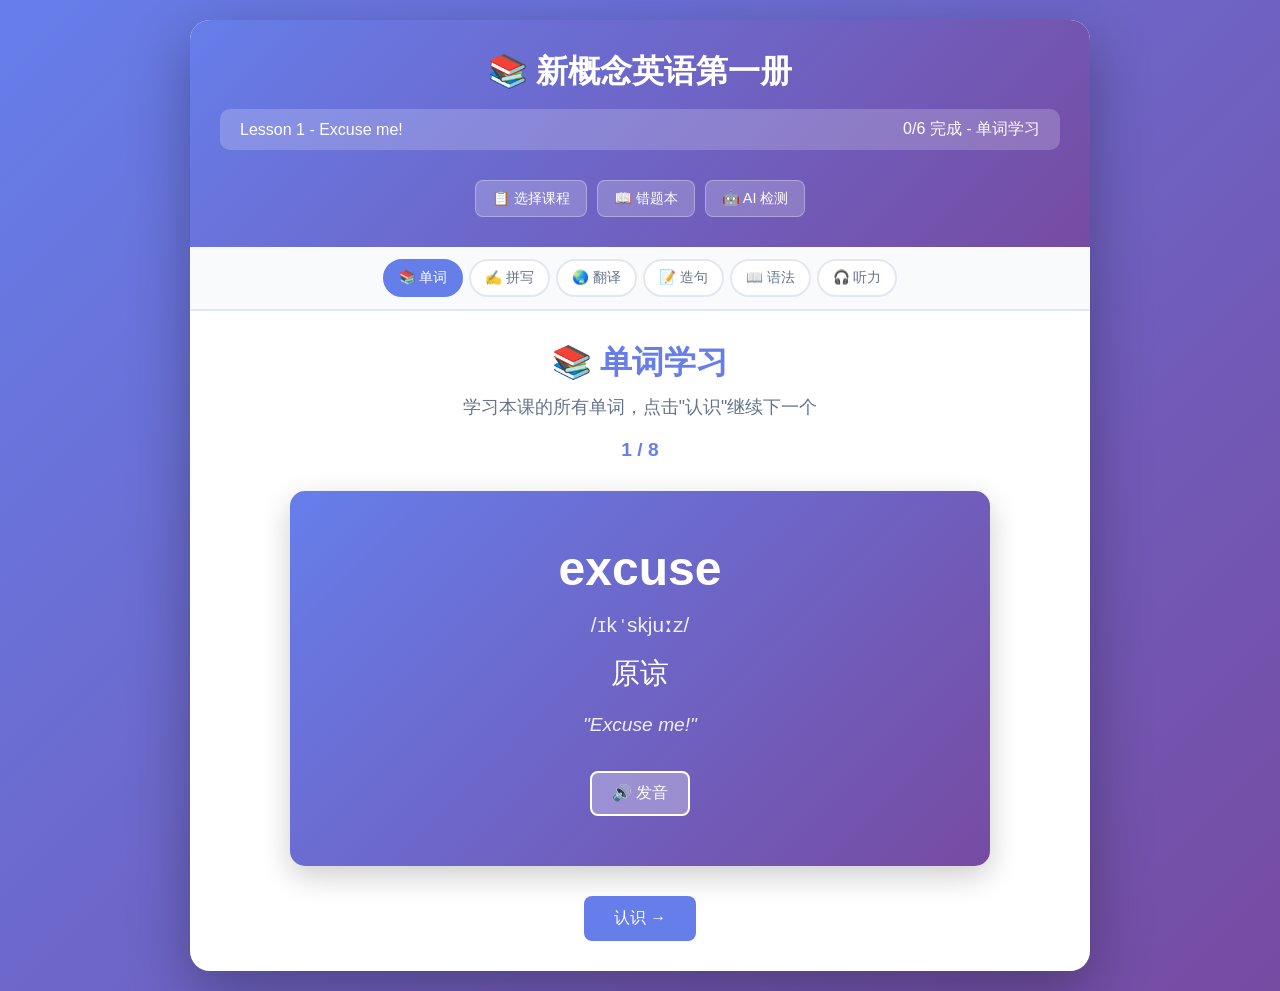
<file: index.html>
<!DOCTYPE html>
<html lang="zh-CN">
<head>
    <meta charset="UTF-8">
    <meta name="viewport" content="width=device-width, initial-scale=1.0">
    <title>新概念英语第一册学习系统</title>
    <link rel="stylesheet" href="styles.css?v=7">
</head>
<body>
    <div class="container">
        <header>
            <h1>📚 新概念英语第一册</h1>
            <div class="lesson-progress">
                <span id="currentLessonDisplay">Lesson 1</span>
                <span id="progressText">0/3 完成</span>
            </div>
            <div style="display:flex; gap:10px; justify-content:center; margin-top:15px;">
                <button class="btn-lesson-select" id="btnLessonSelect">📋 选择课程</button>
                <button class="btn-lesson-select" onclick="showMistakeBook()">📖 错题本</button>
                <button class="btn-lesson-select" onclick="showAISettings()">🤖 AI 检测</button>
            </div>
        </header>

        <div id="stageNav" class="stage-nav">
            <!-- 阶段切换标签 -->
        </div>

        <div id="app">
            <!-- 动态内容 -->
        </div>
    </div>

    <!-- 课程选择弹窗 -->
    <div id="lessonSelectorModal" class="modal" style="display:none;">
        <div class="modal-content">
            <div class="modal-header">
                <h2>📋 选择课程</h2>
                <button class="modal-close" id="btnModalClose">✕</button>
            </div>
            <div class="modal-body" id="lessonList">
                <!-- 动态生成课程列表 -->
            </div>
        </div>
    </div>

    <!-- AI 设置弹窗 -->
    <div id="aiSettingsModal" class="modal" style="display:none;">
        <div class="modal-content" style="max-width:500px;">
            <div class="modal-header">
                <h2>🤖 AI 语法检测设置</h2>
                <button class="modal-close" onclick="closeAISettings()">✕</button>
            </div>
            <div class="modal-body">
                <p style="color:#64748b;margin-bottom:20px;line-height:1.6;">
                    配置 OpenAI 兼容的 API，在造句训练中自动检测语法和通顺度。
                    支持 OpenAI、DeepSeek、通义千问等任意兼容接口。
                </p>
                <div style="margin-bottom:15px;">
                    <label style="display:block;color:#475569;font-weight:500;margin-bottom:5px;">API 地址</label>
                    <input type="url" id="aiBaseUrl" class="spelling-input"
                           placeholder="https://api.openai.com/v1"
                           style="text-align:left;font-size:1em;">
                </div>
                <div style="margin-bottom:15px;">
                    <label style="display:block;color:#475569;font-weight:500;margin-bottom:5px;">API Key</label>
                    <input type="password" id="aiApiKey" class="spelling-input"
                           placeholder="sk-..."
                           style="text-align:left;font-size:1em;">
                </div>
                <div style="margin-bottom:20px;">
                    <label style="display:block;color:#475569;font-weight:500;margin-bottom:5px;">模型名称</label>
                    <input type="text" id="aiModel" class="spelling-input"
                           placeholder="gpt-4o-mini"
                           style="text-align:left;font-size:1em;">
                </div>
                <div style="display:flex;gap:10px;justify-content:flex-end;">
                    <button class="btn-secondary" onclick="closeAISettings()">取消</button>
                    <button class="btn-primary" onclick="saveAISettings()">保存</button>
                </div>
            </div>
        </div>
    </div>

    <script src="lessons.js?v=7"></script>
    <script src="review.js?v=7"></script>
    <script src="app.js?v=7"></script>
    <script>
        // 检查是否需要复习或测试
        document.addEventListener('DOMContentLoaded', () => {
            setTimeout(() => {
                const currentLessonNum = userProgress.currentLesson + 1;

                // 每10课进行综合测试
                if (currentLessonNum % 10 === 0 && !userProgress.lessons[userProgress.currentLesson].vocabulary) {
                    loadStage('milestone-test');
                }
                // 检查是否有需要复习的内容
                else if (hasReviewItems() && !userProgress.lessons[userProgress.currentLesson].vocabulary) {
                    showReviewPrompt();
                }
            }, 100);
        });
    </script>
</body>
</html>
</file>
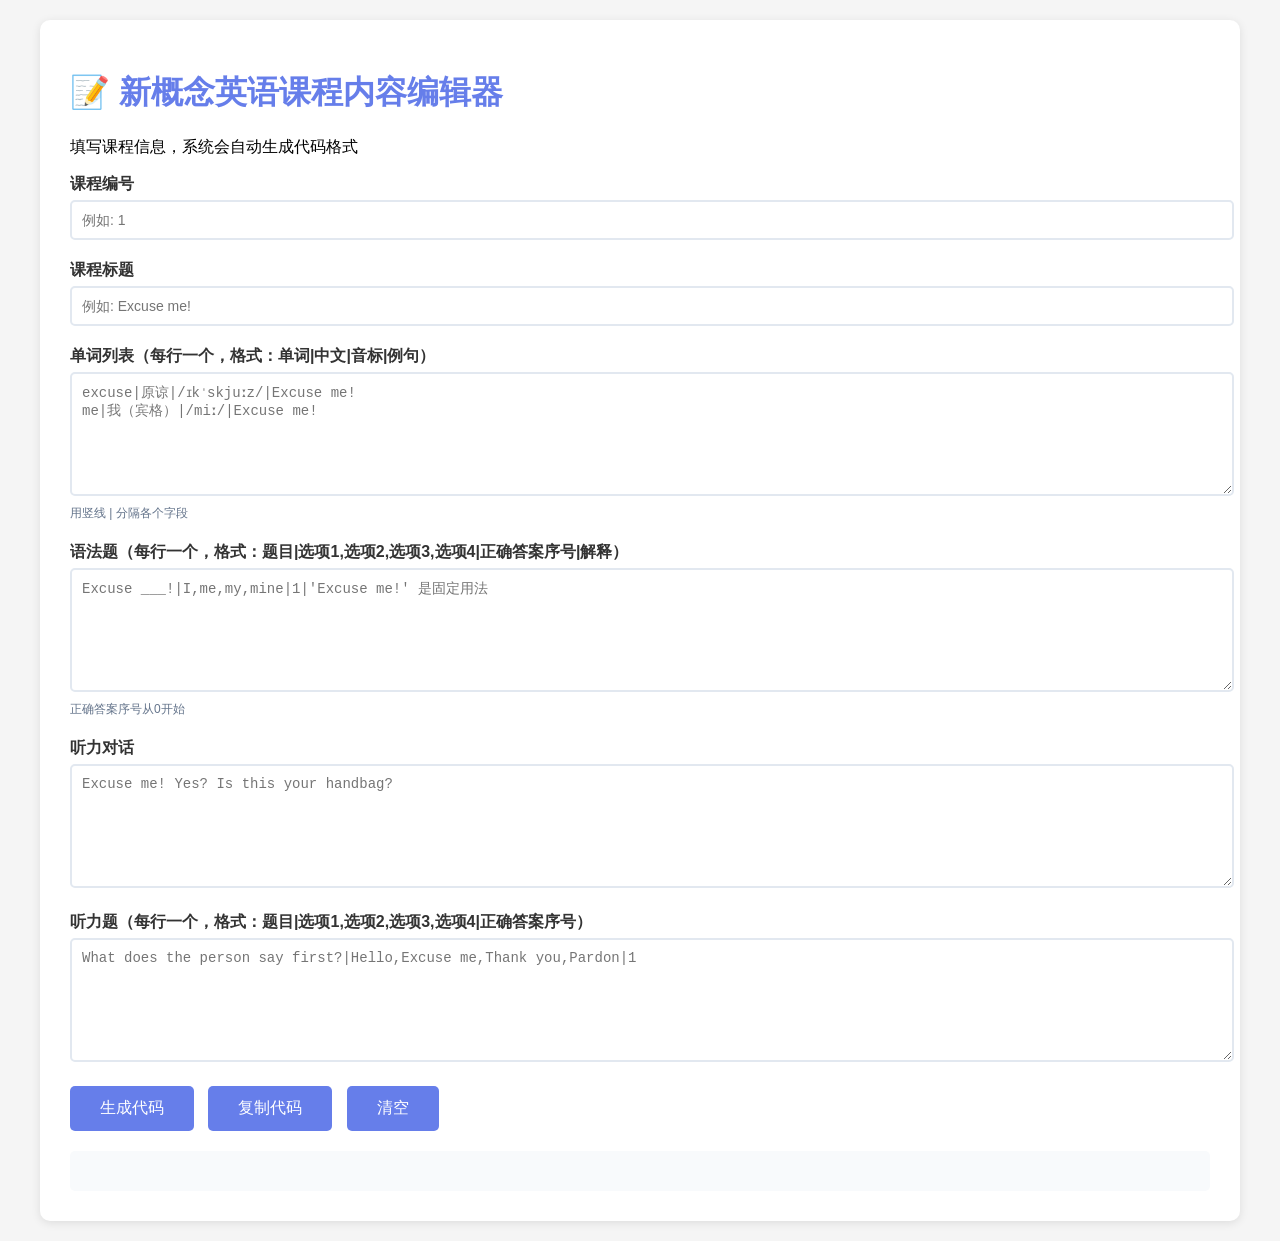
<file: editor.html>
<!DOCTYPE html>
<html lang="zh-CN">
<head>
    <meta charset="UTF-8">
    <meta name="viewport" content="width=device-width, initial-scale=1.0">
    <title>课程内容编辑器</title>
    <style>
        body {
            font-family: -apple-system, BlinkMacSystemFont, 'Segoe UI', 'PingFang SC', sans-serif;
            max-width: 1200px;
            margin: 0 auto;
            padding: 20px;
            background: #f5f5f5;
        }
        .editor-container {
            background: white;
            padding: 30px;
            border-radius: 10px;
            box-shadow: 0 2px 10px rgba(0,0,0,0.1);
        }
        h1 { color: #667eea; }
        .form-group {
            margin-bottom: 20px;
        }
        label {
            display: block;
            font-weight: bold;
            margin-bottom: 5px;
            color: #333;
        }
        input, textarea {
            width: 100%;
            padding: 10px;
            border: 2px solid #e2e8f0;
            border-radius: 5px;
            font-size: 14px;
        }
        textarea {
            min-height: 100px;
            font-family: monospace;
        }
        button {
            background: #667eea;
            color: white;
            padding: 12px 30px;
            border: none;
            border-radius: 5px;
            cursor: pointer;
            font-size: 16px;
            margin-right: 10px;
        }
        button:hover {
            background: #5568d3;
        }
        .preview {
            background: #f8fafc;
            padding: 20px;
            border-radius: 5px;
            margin-top: 20px;
            white-space: pre-wrap;
            font-family: monospace;
            font-size: 12px;
        }
        .hint {
            color: #64748b;
            font-size: 12px;
            margin-top: 5px;
        }
    </style>
</head>
<body>
    <div class="editor-container">
        <h1>📝 新概念英语课程内容编辑器</h1>
        <p>填写课程信息，系统会自动生成代码格式</p>

        <div class="form-group">
            <label>课程编号</label>
            <input type="number" id="lessonId" placeholder="例如: 1">
        </div>

        <div class="form-group">
            <label>课程标题</label>
            <input type="text" id="lessonTitle" placeholder="例如: Excuse me!">
        </div>

        <div class="form-group">
            <label>单词列表（每行一个，格式：单词|中文|音标|例句）</label>
            <textarea id="vocabulary" placeholder="excuse|原谅|/ɪkˈskjuːz/|Excuse me!
me|我（宾格）|/miː/|Excuse me!"></textarea>
            <div class="hint">用竖线 | 分隔各个字段</div>
        </div>

        <div class="form-group">
            <label>语法题（每行一个，格式：题目|选项1,选项2,选项3,选项4|正确答案序号|解释）</label>
            <textarea id="grammar" placeholder="Excuse ___!|I,me,my,mine|1|'Excuse me!' 是固定用法"></textarea>
            <div class="hint">正确答案序号从0开始</div>
        </div>

        <div class="form-group">
            <label>听力对话</label>
            <textarea id="dialogue" placeholder="Excuse me! Yes? Is this your handbag?"></textarea>
        </div>

        <div class="form-group">
            <label>听力题（每行一个，格式：题目|选项1,选项2,选项3,选项4|正确答案序号）</label>
            <textarea id="listening" placeholder="What does the person say first?|Hello,Excuse me,Thank you,Pardon|1"></textarea>
        </div>

        <button onclick="generateCode()">生成代码</button>
        <button onclick="copyCode()">复制代码</button>
        <button onclick="clearForm()">清空</button>

        <div class="preview" id="preview"></div>
    </div>

    <script>
        function generateCode() {
            const lessonId = document.getElementById('lessonId').value;
            const lessonTitle = document.getElementById('lessonTitle').value;
            const vocabText = document.getElementById('vocabulary').value;
            const grammarText = document.getElementById('grammar').value;
            const dialogue = document.getElementById('dialogue').value;
            const listeningText = document.getElementById('listening').value;

            // 解析单词
            const vocabulary = vocabText.split('\n').filter(line => line.trim()).map(line => {
                const [word, translation, phonetic, example] = line.split('|').map(s => s.trim());
                return `            { word: "${word}", translation: "${translation}", phonetic: "${phonetic}", example: "${example}" }`;
            });

            // 解析语法题
            const grammar = grammarText.split('\n').filter(line => line.trim()).map(line => {
                const [question, options, correct, explanation] = line.split('|').map(s => s.trim());
                const optionsArray = options.split(',').map(o => `"${o.trim()}"`).join(', ');
                return `            { question: "${question}", options: [${optionsArray}], correct: ${correct}, explanation: "${explanation}" }`;
            });

            // 解析听力题
            const listening = listeningText.split('\n').filter(line => line.trim()).map(line => {
                const [question, options, correct] = line.split('|').map(s => s.trim());
                const optionsArray = options.split(',').map(o => `"${o.trim()}"`).join(', ');
                return `                { question: "${question}", options: [${optionsArray}], correct: ${correct} }`;
            });

            const code = `    {
        id: ${lessonId},
        title: "Lesson ${lessonId} - ${lessonTitle}",
        vocabulary: [
${vocabulary.join(',\n')}
        ],
        grammar: [
${grammar.join(',\n')}
        ],
        listening: {
            dialogue: "${dialogue}",
            questions: [
${listening.join(',\n')}
            ]
        }
    }`;

            document.getElementById('preview').textContent = code;
        }

        function copyCode() {
            const code = document.getElementById('preview').textContent;
            navigator.clipboard.writeText(code).then(() => {
                alert('代码已复制到剪贴板！');
            });
        }

        function clearForm() {
            document.getElementById('lessonId').value = '';
            document.getElementById('lessonTitle').value = '';
            document.getElementById('vocabulary').value = '';
            document.getElementById('grammar').value = '';
            document.getElementById('dialogue').value = '';
            document.getElementById('listening').value = '';
            document.getElementById('preview').textContent = '';
        }
    </script>
</body>
</html>
</file>
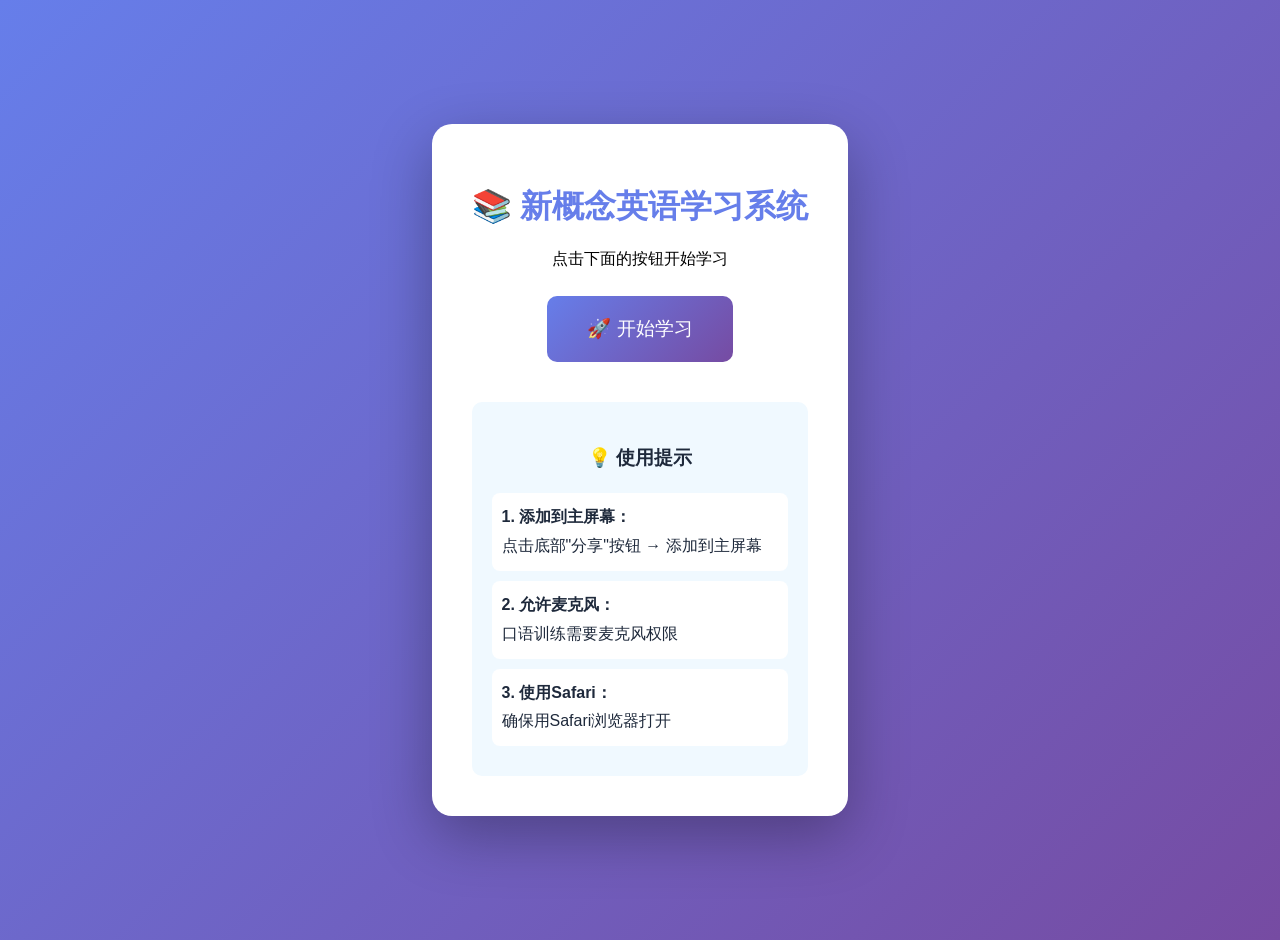
<file: start.html>
<!DOCTYPE html>
<html lang="zh-CN">
<head>
    <meta charset="UTF-8">
    <meta name="viewport" content="width=device-width, initial-scale=1.0">
    <title>新概念英语 - 启动</title>
    <style>
        body {
            font-family: -apple-system, BlinkMacSystemFont, 'Segoe UI', 'PingFang SC', sans-serif;
            background: linear-gradient(135deg, #667eea 0%, #764ba2 100%);
            min-height: 100vh;
            display: flex;
            align-items: center;
            justify-content: center;
            margin: 0;
            padding: 20px;
        }
        .container {
            background: white;
            border-radius: 20px;
            padding: 40px;
            text-align: center;
            box-shadow: 0 20px 60px rgba(0,0,0,0.3);
            max-width: 500px;
        }
        h1 {
            color: #667eea;
            margin-bottom: 20px;
        }
        .btn {
            display: inline-block;
            background: linear-gradient(135deg, #667eea 0%, #764ba2 100%);
            color: white;
            padding: 20px 40px;
            border-radius: 10px;
            text-decoration: none;
            font-size: 1.2em;
            margin: 10px;
            transition: transform 0.3s;
        }
        .btn:hover {
            transform: translateY(-2px);
        }
        .info {
            margin-top: 30px;
            padding: 20px;
            background: #f0f9ff;
            border-radius: 10px;
            color: #1e293b;
            line-height: 1.8;
        }
        .step {
            text-align: left;
            margin: 10px 0;
            padding: 10px;
            background: white;
            border-radius: 8px;
        }
    </style>
</head>
<body>
    <div class="container">
        <h1>📚 新概念英语学习系统</h1>
        <p>点击下面的按钮开始学习</p>

        <a href="index.html" class="btn">🚀 开始学习</a>

        <div class="info">
            <h3>💡 使用提示</h3>
            <div class="step">
                <strong>1. 添加到主屏幕：</strong><br>
                点击底部"分享"按钮 → 添加到主屏幕
            </div>
            <div class="step">
                <strong>2. 允许麦克风：</strong><br>
                口语训练需要麦克风权限
            </div>
            <div class="step">
                <strong>3. 使用Safari：</strong><br>
                确保用Safari浏览器打开
            </div>
        </div>
    </div>
</body>
</html>
</file>
<file: styles.css>
* {
    margin: 0;
    padding: 0;
    box-sizing: border-box;
}

body {
    font-family: -apple-system, BlinkMacSystemFont, 'Segoe UI', 'PingFang SC', 'Hiragino Sans GB', 'Microsoft YaHei', sans-serif;
    background: linear-gradient(135deg, #667eea 0%, #764ba2 100%);
    min-height: 100vh;
    padding: 20px;
}

.container {
    max-width: 900px;
    margin: 0 auto;
    background: white;
    border-radius: 20px;
    box-shadow: 0 20px 60px rgba(0,0,0,0.3);
    overflow: hidden;
}

header {
    background: linear-gradient(135deg, #667eea 0%, #764ba2 100%);
    color: white;
    padding: 30px;
    text-align: center;
}

.browser-warning {
    background: #fef3c7;
    border-left: 4px solid #f59e0b;
    padding: 15px 20px;
    margin: 0;
    text-align: center;
}

.browser-warning p {
    margin: 5px 0;
    color: #78350f;
}

.browser-warning strong {
    color: #f59e0b;
    font-weight: bold;
}

header {
    background: linear-gradient(135deg, #667eea 0%, #764ba2 100%);
    color: white;
    padding: 30px;
    text-align: center;
}

header h1 {
    font-size: 2em;
    margin-bottom: 15px;
}

.lesson-progress {
    display: flex;
    justify-content: space-between;
    align-items: center;
    background: rgba(255,255,255,0.2);
    padding: 10px 20px;
    border-radius: 10px;
    margin-top: 15px;
}

.btn-lesson-select {
    background: rgba(255,255,255,0.2);
    color: white;
    border: 1px solid rgba(255,255,255,0.3);
    padding: 8px 16px;
    border-radius: 8px;
    font-size: 0.9em;
    cursor: pointer;
    transition: all 0.3s;
    margin-top: 15px;
}

.btn-lesson-select:hover {
    background: rgba(255,255,255,0.3);
    border-color: rgba(255,255,255,0.5);
}

#app {
    padding: 30px;
    min-height: 500px;
}

.stage-container {
    max-width: 700px;
    margin: 0 auto;
}

.stage-container h2 {
    color: #667eea;
    font-size: 2em;
    margin-bottom: 10px;
    text-align: center;
}

.stage-desc {
    text-align: center;
    color: #64748b;
    margin-bottom: 20px;
    font-size: 1.1em;
}

.progress-info {
    text-align: center;
    font-size: 1.2em;
    color: #667eea;
    font-weight: bold;
    margin-bottom: 30px;
}

.flashcard {
    background: linear-gradient(135deg, #667eea 0%, #764ba2 100%);
    color: white;
    padding: 50px 30px;
    border-radius: 15px;
    text-align: center;
    margin-bottom: 30px;
    box-shadow: 0 10px 30px rgba(0,0,0,0.2);
}

.word-display {
    font-size: 3em;
    margin-bottom: 15px;
}

.phonetic {
    font-size: 1.3em;
    opacity: 0.9;
    margin-bottom: 15px;
}

.translation {
    font-size: 1.8em;
    margin: 15px 0;
}

.example {
    font-size: 1.2em;
    font-style: italic;
    opacity: 0.9;
    margin: 20px 0;
}

.btn-speak {
    background: rgba(255,255,255,0.3);
    color: white;
    border: 2px solid white;
    padding: 10px 20px;
    border-radius: 8px;
    cursor: pointer;
    font-size: 1em;
    margin-top: 15px;
    transition: all 0.3s;
}

.btn-speak:hover {
    background: white;
    color: #667eea;
}

.action-buttons {
    display: flex;
    gap: 15px;
    justify-content: center;
}

button {
    padding: 12px 30px;
    border: none;
    border-radius: 8px;
    font-size: 1em;
    cursor: pointer;
    transition: all 0.3s;
    font-weight: 500;
}

.btn-primary {
    background: #667eea;
    color: white;
}

.btn-primary:hover:not(:disabled) {
    background: #5568d3;
    transform: translateY(-2px);
}

.btn-secondary {
    background: #e2e8f0;
    color: #475569;
}

.btn-secondary:hover:not(:disabled) {
    background: #cbd5e1;
}

.btn-skip {
    background: transparent;
    color: #94a3b8;
    border: 1px dashed #cbd5e1;
    padding: 10px 20px;
    border-radius: 8px;
    font-size: 0.9em;
    cursor: pointer;
    transition: all 0.3s;
}

.btn-skip:hover {
    background: #f1f5f9;
    color: #64748b;
    border-color: #94a3b8;
}

button:disabled {
    opacity: 0.5;
    cursor: not-allowed;
}

.test-card {
    background: #f8fafc;
    padding: 30px;
    border-radius: 15px;
    margin-bottom: 20px;
    border: 2px solid #e2e8f0;
}

.btn-speak-large {
    background: #667eea;
    color: white;
    padding: 20px 40px;
    font-size: 1.3em;
    border-radius: 12px;
    display: block;
    width: 100%;
    margin-bottom: 20px;
}

.btn-speak-large:hover {
    background: #5568d3;
}

.hint {
    text-align: center;
    color: #64748b;
    font-size: 1.1em;
    margin: 15px 0;
}

.spelling-input {
    width: 100%;
    padding: 15px;
    font-size: 1.2em;
    border: 2px solid #e2e8f0;
    border-radius: 8px;
    margin-bottom: 15px;
    text-align: center;
}

.spelling-input:focus {
    outline: none;
    border-color: #667eea;
}

.result-card {
    padding: 30px;
    border-radius: 15px;
    text-align: center;
}

.result-card.error {
    background: #fee2e2;
    color: #991b1b;
}

.result-card.success {
    background: #d1fae5;
    color: #065f46;
}

.word-to-speak {
    text-align: center;
    margin-bottom: 20px;
}

.word-to-speak h3 {
    font-size: 2.5em;
    color: #667eea;
    margin-bottom: 10px;
}

.speaking-type {
    text-align: center;
    margin-bottom: 20px;
}

.badge {
    display: inline-block;
    background: #667eea;
    color: white;
    padding: 8px 20px;
    border-radius: 20px;
    font-size: 0.9em;
    font-weight: bold;
}

.badge-sentence {
    background: #f59e0b;
}

.example-large {
    font-size: 1.5em;
    color: #1e293b;
    font-style: italic;
    margin: 15px 0;
    line-height: 1.6;
}

.word-to-speak h3 {
    font-size: 2.5em;
    color: #667eea;
    margin-bottom: 10px;
}

.btn-record {
    background: #ef4444;
    color: white;
    padding: 20px 40px;
    font-size: 1.3em;
    border-radius: 12px;
    display: block;
    width: 100%;
}

.btn-record:hover:not(:disabled) {
    background: #dc2626;
}

.btn-stop {
    background: #f59e0b;
    color: white;
    padding: 20px 40px;
    font-size: 1.3em;
    border-radius: 12px;
    display: block;
    width: 100%;
    animation: pulse-orange 1.5s infinite;
}

.btn-stop:hover:not(:disabled) {
    background: #d97706;
}

@keyframes pulse-orange {
    0%, 100% { opacity: 1; }
    50% { opacity: 0.7; }
}

.recording-controls {
    margin: 20px 0;
}

.info {
    color: #3b82f6;
    font-size: 1.1em;
    text-align: center;
    margin-top: 15px;
}

.btn-record {
    background: #ef4444;
    color: white;
    padding: 20px 40px;
    font-size: 1.3em;
    border-radius: 12px;
    display: block;
    width: 100%;
}

.btn-record:hover:not(:disabled) {
    background: #dc2626;
}

.recording {
    color: #ef4444;
    font-size: 1.2em;
    text-align: center;
    margin-top: 15px;
    animation: pulse 1s infinite;
}

@keyframes pulse {
    0%, 100% { opacity: 1; }
    50% { opacity: 0.5; }
}

.result {
    margin-top: 20px;
    padding: 20px;
    border-radius: 10px;
    text-align: center;
}

.result.success {
    background: #d1fae5;
    color: #065f46;
}

.result.error {
    background: #fee2e2;
    color: #991b1b;
}

.word-info {
    background: white;
    padding: 20px;
    border-radius: 10px;
    margin-bottom: 25px;
    text-align: center;
}

.word-info h3 {
    font-size: 2em;
    color: #667eea;
    margin-bottom: 10px;
}

.sentence-inputs {
    margin: 20px 0;
}

.sentence-item {
    margin-bottom: 20px;
}

.sentence-item label {
    display: block;
    color: #475569;
    font-weight: 500;
    margin-bottom: 8px;
}

.sentence-input {
    width: 100%;
    padding: 12px;
    font-size: 1em;
    border: 2px solid #e2e8f0;
    border-radius: 8px;
}

.sentence-input:focus {
    outline: none;
    border-color: #667eea;
}

.chinese-sentence {
    background: linear-gradient(135deg, #667eea 0%, #764ba2 100%);
    color: white;
    padding: 30px;
    border-radius: 12px;
    margin-bottom: 25px;
    text-align: center;
}

.chinese-text {
    font-size: 1.6em;
    line-height: 1.6;
    margin: 0;
}

.translation-input {
    width: 100%;
    padding: 15px;
    font-size: 1.1em;
    border: 2px solid #e2e8f0;
    border-radius: 8px;
    margin-bottom: 15px;
}

.translation-input:focus {
    outline: none;
    border-color: #667eea;
}

.question-card {
    background: white;
    padding: 25px;
    border-radius: 12px;
    margin-bottom: 20px;
    border: 2px solid #e2e8f0;
}

.question-text {
    font-size: 1.2em;
    color: #1e293b;
    margin-bottom: 15px;
    font-weight: 500;
}

.options {
    display: grid;
    grid-template-columns: repeat(2, 1fr);
    gap: 10px;
    margin-bottom: 15px;
}

.option-btn {
    background: #f8fafc;
    border: 2px solid #e2e8f0;
    padding: 15px;
    text-align: center;
    transition: all 0.3s;
}

.option-btn:hover:not(:disabled) {
    border-color: #667eea;
    background: #f1f5f9;
}

.option-btn.selected {
    border-color: #667eea;
    background: #e0e7ff;
    color: #667eea;
    font-weight: bold;
}

.grammar-analysis {
    border-radius: 10px;
    padding: 0;
    overflow: hidden;
    margin-top: 12px;
}

.grammar-analysis.correct {
    background: #f0fdf4;
    border: 1px solid #bbf7d0;
}

.grammar-analysis.incorrect {
    background: #fef2f2;
    border: 1px solid #fecaca;
}

.analysis-header {
    padding: 8px 14px;
}

.analysis-badge {
    display: inline-block;
    padding: 3px 12px;
    border-radius: 10px;
    font-size: 0.85em;
    font-weight: 600;
}

.correct-badge {
    background: #dcfce7;
    color: #166534;
}

.incorrect-badge {
    background: #fee2e2;
    color: #991b1b;
}

.analysis-detail {
    padding: 0 14px 12px 14px;
    font-size: 0.95em;
    line-height: 1.7;
}

.analysis-detail p {
    margin: 4px 0;
    color: #334155;
}

.wrong-answer {
    color: #dc2626;
    font-weight: 600;
    text-decoration: line-through;
}

.right-answer {
    color: #16a34a;
    font-weight: 600;
}

.analysis-divider {
    height: 1px;
    background: #e2e8f0;
    margin: 8px 0;
}

.analysis-explanation {
    color: #475569;
    line-height: 1.6;
}

.feedback {
    margin-top: 15px;
}

.correct {
    background: #d1fae5;
    color: #065f46;
    padding: 15px;
    border-radius: 8px;
}

.incorrect {
    background: #fee2e2;
    color: #991b1b;
    padding: 15px;
    border-radius: 8px;
}

.btn-submit {
    display: block;
    width: 100%;
    max-width: 300px;
    margin: 30px auto 0;
    padding: 15px;
    font-size: 1.2em;
}

.listening-controls {
    display: flex;
    gap: 15px;
    margin-bottom: 25px;
    flex-wrap: wrap;
}

.listening-controls button {
    flex: 1;
    min-width: 200px;
}

.transcript {
    background: #fef3c7;
    padding: 20px;
    border-radius: 10px;
    margin-bottom: 25px;
    border-left: 4px solid #f59e0b;
}

.transcript p {
    line-height: 1.8;
    color: #78350f;
    font-size: 1.1em;
}

.floating-feedback {
    position: fixed;
    top: 50%;
    left: 50%;
    transform: translate(-50%, -50%);
    padding: 20px 40px;
    border-radius: 10px;
    font-size: 1.3em;
    font-weight: bold;
    z-index: 1000;
    animation: fadeInOut 2s;
}

.floating-feedback.success {
    background: #4ade80;
    color: white;
}

.floating-feedback.error {
    background: #ef4444;
    color: white;
}

@keyframes fadeInOut {
    0% { opacity: 0; transform: translate(-50%, -50%) scale(0.8); }
    20% { opacity: 1; transform: translate(-50%, -50%) scale(1); }
    80% { opacity: 1; transform: translate(-50%, -50%) scale(1); }
    100% { opacity: 0; transform: translate(-50%, -50%) scale(0.8); }
}

.review-prompt {
    background: #f0f9ff;
    border: 2px solid #3b82f6;
    border-radius: 15px;
    padding: 30px;
    text-align: center;
}

.review-prompt p {
    font-size: 1.2em;
    color: #1e293b;
    margin: 15px 0;
}

.review-prompt strong {
    color: #3b82f6;
    font-size: 1.5em;
}

.review-prompt ul {
    list-style: none;
    padding: 20px 0;
    text-align: left;
    max-width: 400px;
    margin: 0 auto;
}

.review-prompt li {
    padding: 10px;
    margin: 5px 0;
    background: white;
    border-radius: 8px;
    border-left: 4px solid #3b82f6;
}

.milestone-intro {
    background: linear-gradient(135deg, #fbbf24 0%, #f59e0b 100%);
    color: white;
    padding: 40px;
    border-radius: 15px;
    text-align: center;
}

.milestone-intro h3 {
    margin: 20px 0 10px;
    font-size: 1.5em;
}

.test-info {
    background: rgba(255,255,255,0.2);
    padding: 20px;
    border-radius: 10px;
    margin: 20px 0;
}

.test-info ul {
    list-style: none;
    padding: 15px 0;
    text-align: left;
    max-width: 400px;
    margin: 0 auto;
}

.test-info li {
    padding: 10px;
    margin: 5px 0;
    font-size: 1.1em;
}

@keyframes fadeInOut {
    0% { opacity: 0; transform: translate(-50%, -50%) scale(0.8); }
    20% { opacity: 1; transform: translate(-50%, -50%) scale(1); }
    80% { opacity: 1; transform: translate(-50%, -50%) scale(1); }
    100% { opacity: 0; transform: translate(-50%, -50%) scale(0.8); }
}

/* 模态框样式 */
.modal {
    display: none;
    position: fixed;
    top: 0;
    left: 0;
    width: 100%;
    height: 100%;
    background: rgba(0, 0, 0, 0.5);
    z-index: 1000;
    align-items: center;
    justify-content: center;
    padding: 20px;
}

.modal-content {
    background: white;
    border-radius: 20px;
    max-width: 600px;
    width: 100%;
    max-height: 80vh;
    overflow: hidden;
    display: flex;
    flex-direction: column;
    box-shadow: 0 20px 60px rgba(0,0,0,0.3);
}

.modal-header {
    background: linear-gradient(135deg, #667eea 0%, #764ba2 100%);
    color: white;
    padding: 20px 30px;
    display: flex;
    justify-content: space-between;
    align-items: center;
}

.modal-header h2 {
    margin: 0;
    font-size: 1.5em;
}

.modal-close {
    background: rgba(255,255,255,0.2);
    border: none;
    color: white;
    font-size: 1.5em;
    width: 36px;
    height: 36px;
    border-radius: 50%;
    cursor: pointer;
    transition: all 0.3s;
    display: flex;
    align-items: center;
    justify-content: center;
}

.modal-close:hover {
    background: rgba(255,255,255,0.3);
}

.modal-body {
    padding: 20px;
    overflow-y: auto;
}

.lesson-item {
    display: flex;
    justify-content: space-between;
    align-items: center;
    padding: 15px 20px;
    margin-bottom: 10px;
    background: #f8fafc;
    border-radius: 12px;
    cursor: pointer;
    transition: all 0.3s;
    border: 2px solid transparent;
}

.lesson-item:hover {
    background: #e0e7ff;
    border-color: #667eea;
    transform: translateX(5px);
}

.lesson-item.current {
    background: #dbeafe;
    border-color: #3b82f6;
}

.lesson-item.completed {
    background: #d1fae5;
}

.lesson-info h3 {
    margin: 0 0 5px 0;
    color: #1e293b;
    font-size: 1.1em;
}

.lesson-desc {
    margin: 0;
    color: #64748b;
    font-size: 0.9em;
}

.lesson-status {
    flex-shrink: 0;
}

.badge-success {
    background: #10b981;
    color: white;
    padding: 5px 12px;
    border-radius: 20px;
    font-size: 0.85em;
    font-weight: 500;
}

.badge-current {
    background: #3b82f6;
    color: white;
    padding: 5px 12px;
    border-radius: 20px;
    font-size: 0.85em;
    font-weight: 500;
}

.badge-progress {
    background: #e2e8f0;
    color: #475569;
    padding: 5px 12px;
    border-radius: 20px;
    font-size: 0.85em;
    font-weight: 500;
}

.stage-nav {
    display: flex;
    flex-wrap: wrap;
    gap: 6px;
    padding: 12px 20px;
    background: #f8fafc;
    border-bottom: 2px solid #e2e8f0;
    justify-content: center;
}

.stage-nav-tab {
    padding: 8px 14px;
    border: 2px solid #e2e8f0;
    border-radius: 20px;
    background: white;
    color: #64748b;
    font-size: 0.85em;
    cursor: pointer;
    transition: all 0.25s;
    white-space: nowrap;
    font-weight: 500;
}

.stage-nav-tab:hover {
    border-color: #667eea;
    color: #667eea;
    background: #eef2ff;
}

.stage-nav-tab.active {
    background: #667eea;
    color: white;
    border-color: #667eea;
}

.stage-nav-tab.completed {
    border-color: #10b981;
    color: #10b981;
    background: #ecfdf5;
}

.stage-nav-tab.completed.active {
    background: #667eea;
    color: white;
    border-color: #667eea;
}

@media (max-width: 768px) {
    body {
        padding: 10px;
    }

    header h1 {
        font-size: 1.5em;
    }

    #app {
        padding: 20px;
    }

    .word-display {
        font-size: 2em;
    }

    .modal-content {
        max-height: 90vh;
    }

    .modal-header {
        padding: 15px 20px;
    }

    .modal-header h2 {
        font-size: 1.2em;
    }

    .lesson-item {
        flex-direction: column;
        align-items: flex-start;
        gap: 10px;
    }

    .lesson-status {
        align-self: flex-end;
    }

    .options {
        grid-template-columns: 1fr;
    }

    .listening-controls {
        flex-direction: column;
    }

    .listening-controls button {
        width: 100%;
    }
}
</file>
